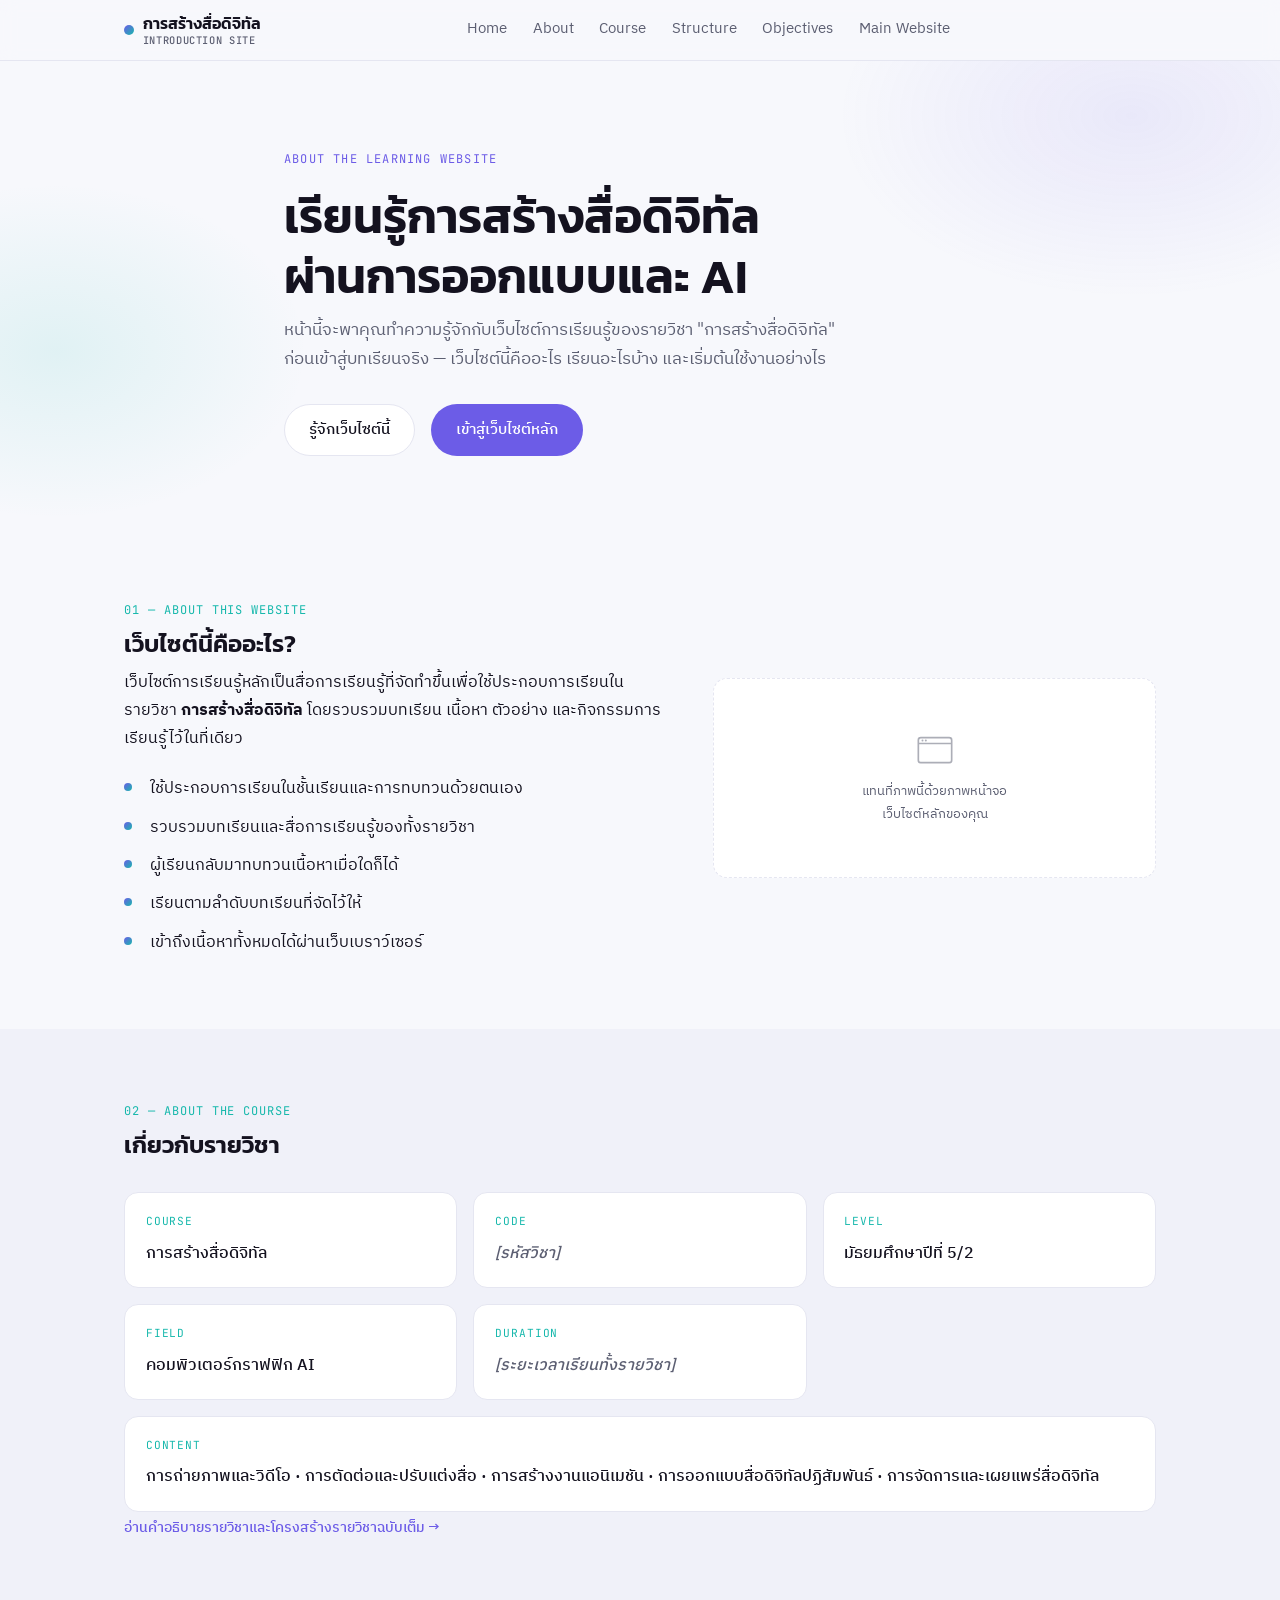
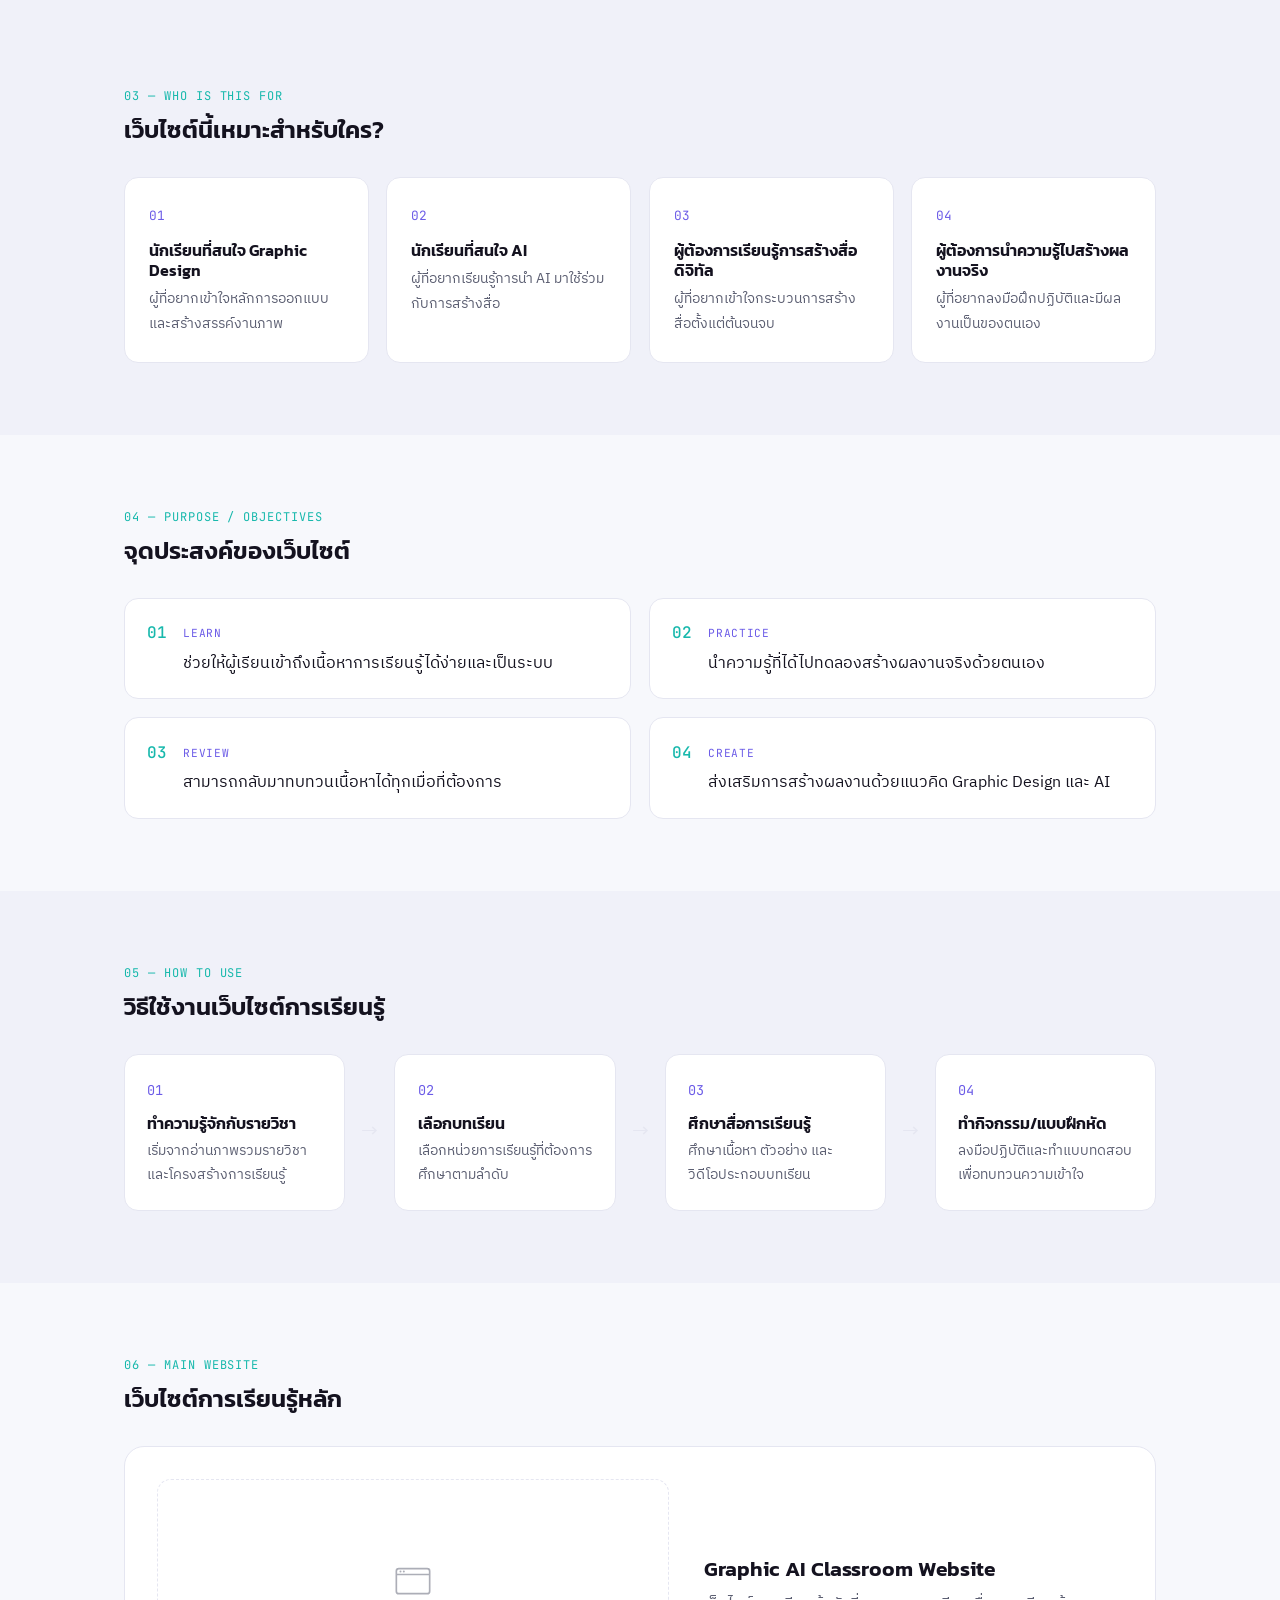
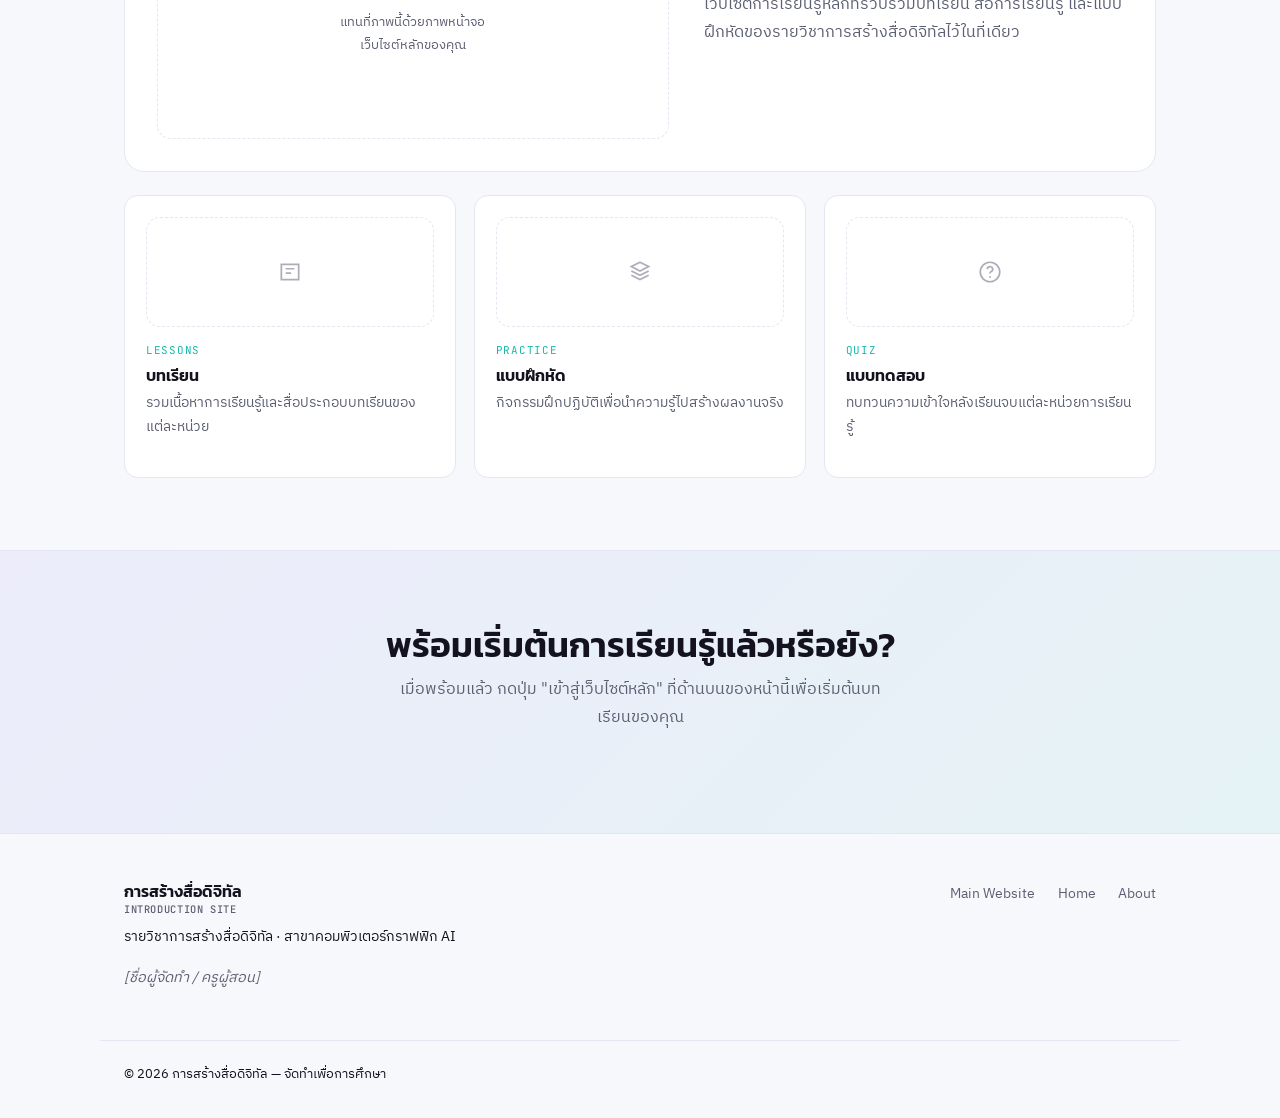
<file: index.html>
<!DOCTYPE html>
<html lang="th">
<head>
<meta charset="UTF-8">
<meta name="viewport" content="width=device-width, initial-scale=1.0">
<title>รู้จักเว็บไซต์การเรียนรู้ | การสร้างสื่อดิจิทัล</title>
<meta name="description" content="หน้าแนะนำเว็บไซต์การเรียนรู้รายวิชาการสร้างสื่อดิจิทัล สาขาคอมพิวเตอร์กราฟฟิก AI">
<link rel="preconnect" href="https://fonts.googleapis.com">
<link rel="preconnect" href="https://fonts.gstatic.com" crossorigin>
<link href="https://fonts.googleapis.com/css2?family=Kanit:wght@500;600;700&family=IBM+Plex+Sans+Thai:wght@300;400;500;600&family=JetBrains+Mono:wght@500&display=swap" rel="stylesheet">
<link rel="stylesheet" href="style.css">
</head>
<body>
<a class="skip-link" href="#main">ข้ามไปเนื้อหาหลัก</a>

<!-- =====================================
     MAIN WEBSITE URL
     เปลี่ยน URL ทั้งหมดในไฟล์นี้ที่เขียนว่า YOUR_MAIN_WEBSITE_URL เมื่อพร้อมใช้งานจริง
===================================== -->

<header class="nav" id="top">
  <div class="nav-inner">
    <a class="brand" href="#top">
      <span class="brand-dot" aria-hidden="true"></span>
      <span class="brand-text">การสร้างสื่อดิจิทัล<small>Introduction Site</small></span>
    </a>

    <nav class="nav-links" id="navLinks" aria-label="เมนูหลัก">
      <a href="#top">Home</a>
      <a href="#about">About</a>
      <a href="#course">Course</a>
      <a href="course-description.html">Structure</a>
      <a href="#objectives">Objectives</a>
      <a href="#preview">Main Website</a>
    </nav>

    <div class="nav-actions">
      <button class="nav-toggle" id="navToggle" aria-label="เปิดเมนู" aria-expanded="false" aria-controls="navLinks">
        <span></span><span></span><span></span>
      </button>
    </div>
  </div>
</header>

<main id="main">

  <!-- HERO -->
  <section class="hero" aria-labelledby="hero-title">
    <div class="hero-deco" aria-hidden="true"></div>
    <div class="wrap hero-grid">
      <div>
        <p class="eyebrow">about the learning website</p>
        <h1 id="hero-title">เรียนรู้การสร้างสื่อดิจิทัล<br>ผ่านการออกแบบและ AI</h1>
        <p class="lede">หน้านี้จะพาคุณทำความรู้จักกับเว็บไซต์การเรียนรู้ของรายวิชา "การสร้างสื่อดิจิทัล" ก่อนเข้าสู่บทเรียนจริง — เว็บไซต์นี้คืออะไร เรียนอะไรบ้าง และเริ่มต้นใช้งานอย่างไร</p>
        <div class="btn-row">
          <a class="btn btn-outline" href="#about">รู้จักเว็บไซต์นี้</a>
          <!-- MAIN WEBSITE HREF: ใส่ URL เว็บไซต์หลักตรงนี้ -->
          <a class="btn btn-primary" href="https://sauttisin-sys.github.io/website-Classroom/">เข้าสู่เว็บไซต์หลัก</a>
        </div>
      </div>
    </div>
  </section>

  <!-- ABOUT THIS WEBSITE -->
  <section class="section" id="about" aria-labelledby="about-title">
    <div class="wrap two-col">
      <div>
        <p class="section-tag">01 — about this website</p>
        <h2 id="about-title">เว็บไซต์นี้คืออะไร?</h2>
        <p>เว็บไซต์การเรียนรู้หลักเป็นสื่อการเรียนรู้ที่จัดทำขึ้นเพื่อใช้ประกอบการเรียนในรายวิชา <strong>การสร้างสื่อดิจิทัล</strong> โดยรวบรวมบทเรียน เนื้อหา ตัวอย่าง และกิจกรรมการเรียนรู้ไว้ในที่เดียว</p>
        <ul class="check-list">
          <li>ใช้ประกอบการเรียนในชั้นเรียนและการทบทวนด้วยตนเอง</li>
          <li>รวบรวมบทเรียนและสื่อการเรียนรู้ของทั้งรายวิชา</li>
          <li>ผู้เรียนกลับมาทบทวนเนื้อหาเมื่อใดก็ได้</li>
          <li>เรียนตามลำดับบทเรียนที่จัดไว้ให้</li>
          <li>เข้าถึงเนื้อหาทั้งหมดได้ผ่านเว็บเบราว์เซอร์</li>
        </ul>
      </div>
      <div class="preview-card">
        <div class="image-placeholder">
          <!-- WEBSITE PREVIEW IMAGE
               ใส่ภาพ Screenshot ของเว็บไซต์หลักตรงนี้ -->
          <svg viewBox="0 0 48 48" fill="none" aria-hidden="true"><rect x="4" y="8" width="40" height="30" rx="3" stroke="currentColor" stroke-width="2"/><path d="M4 15h40" stroke="currentColor" stroke-width="2"/><circle cx="9" cy="11.5" r="1.2" fill="currentColor"/><circle cx="13" cy="11.5" r="1.2" fill="currentColor"/></svg>
          <span>แทนที่ภาพนี้ด้วยภาพหน้าจอเว็บไซต์หลักของคุณ</span>
        </div>
      </div>
    </div>
  </section>

  <!-- ABOUT THE COURSE -->
  <section class="section alt" id="course" aria-labelledby="course-title">
    <div class="wrap">
      <p class="section-tag">02 — about the course</p>
      <h2 id="course-title">เกี่ยวกับรายวิชา</h2>
      <div class="info-grid">
        <div class="info-card"><span class="info-label">course</span><span class="info-value">การสร้างสื่อดิจิทัล</span></div>
        <div class="info-card"><span class="info-label">code</span><span class="info-value placeholder">[รหัสวิชา]</span></div>
        <div class="info-card"><span class="info-label">level</span><span class="info-value">มัธยมศึกษาปีที่ 5/2</span></div>
        <div class="info-card"><span class="info-label">field</span><span class="info-value">คอมพิวเตอร์กราฟฟิก AI</span></div>
        <div class="info-card"><span class="info-label">duration</span><span class="info-value placeholder">[ระยะเวลาเรียนทั้งรายวิชา]</span></div>
        <div class="info-card wide"><span class="info-label">content</span><span class="info-value">การถ่ายภาพและวิดีโอ · การตัดต่อและปรับแต่งสื่อ · การสร้างงานแอนิเมชัน · การออกแบบสื่อดิจิทัลปฏิสัมพันธ์ · การจัดการและเผยแพร่สื่อดิจิทัล</span></div>
      </div>
      <a class="feature-link" href="course-description.html">อ่านคำอธิบายรายวิชาและโครงสร้างรายวิชาฉบับเต็ม →</a>
    </div>
  </section>

  <!-- TARGET AUDIENCE -->
  <section class="section alt" id="audience" aria-labelledby="audience-title">
    <div class="wrap">
      <p class="section-tag">03 — who is this for</p>
      <h2 id="audience-title">เว็บไซต์นี้เหมาะสำหรับใคร?</h2>
      <div class="card-grid">
        <div class="plain-card"><span class="card-num">01</span><h3>นักเรียนที่สนใจ Graphic Design</h3><p>ผู้ที่อยากเข้าใจหลักการออกแบบและสร้างสรรค์งานภาพ</p></div>
        <div class="plain-card"><span class="card-num">02</span><h3>นักเรียนที่สนใจ AI</h3><p>ผู้ที่อยากเรียนรู้การนำ AI มาใช้ร่วมกับการสร้างสื่อ</p></div>
        <div class="plain-card"><span class="card-num">03</span><h3>ผู้ต้องการเรียนรู้การสร้างสื่อดิจิทัล</h3><p>ผู้ที่อยากเข้าใจกระบวนการสร้างสื่อตั้งแต่ต้นจนจบ</p></div>
        <div class="plain-card"><span class="card-num">04</span><h3>ผู้ต้องการนำความรู้ไปสร้างผลงานจริง</h3><p>ผู้ที่อยากลงมือฝึกปฏิบัติและมีผลงานเป็นของตนเอง</p></div>
      </div>
    </div>
  </section>

  <!-- PURPOSE / OBJECTIVES -->
  <section class="section" id="objectives" aria-labelledby="objectives-title">
    <div class="wrap">
      <p class="section-tag">04 — purpose / objectives</p>
      <h2 id="objectives-title">จุดประสงค์ของเว็บไซต์</h2>
      <div class="obj-grid">
        <div class="obj-item"><span class="obj-num">01</span><div><span class="obj-tag">learn</span><p>ช่วยให้ผู้เรียนเข้าถึงเนื้อหาการเรียนรู้ได้ง่ายและเป็นระบบ</p></div></div>
        <div class="obj-item"><span class="obj-num">02</span><div><span class="obj-tag">practice</span><p>นำความรู้ที่ได้ไปทดลองสร้างผลงานจริงด้วยตนเอง</p></div></div>
        <div class="obj-item"><span class="obj-num">03</span><div><span class="obj-tag">review</span><p>สามารถกลับมาทบทวนเนื้อหาได้ทุกเมื่อที่ต้องการ</p></div></div>
        <div class="obj-item"><span class="obj-num">04</span><div><span class="obj-tag">create</span><p>ส่งเสริมการสร้างผลงานด้วยแนวคิด Graphic Design และ AI</p></div></div>
      </div>
    </div>
  </section>

  <!-- HOW TO USE -->
  <section class="section alt" id="howto" aria-labelledby="howto-title">
    <div class="wrap">
      <p class="section-tag">05 — how to use</p>
      <h2 id="howto-title">วิธีใช้งานเว็บไซต์การเรียนรู้</h2>
      <div class="steps">
        <div class="step"><span class="step-num">01</span><h3>ทำความรู้จักกับรายวิชา</h3><p>เริ่มจากอ่านภาพรวมรายวิชาและโครงสร้างการเรียนรู้</p></div>
        <div class="step-arrow" aria-hidden="true">→</div>
        <div class="step"><span class="step-num">02</span><h3>เลือกบทเรียน</h3><p>เลือกหน่วยการเรียนรู้ที่ต้องการศึกษาตามลำดับ</p></div>
        <div class="step-arrow" aria-hidden="true">→</div>
        <div class="step"><span class="step-num">03</span><h3>ศึกษาสื่อการเรียนรู้</h3><p>ศึกษาเนื้อหา ตัวอย่าง และวิดีโอประกอบบทเรียน</p></div>
        <div class="step-arrow" aria-hidden="true">→</div>
        <div class="step"><span class="step-num">04</span><h3>ทำกิจกรรม/แบบฝึกหัด</h3><p>ลงมือปฏิบัติและทำแบบทดสอบเพื่อทบทวนความเข้าใจ</p></div>
      </div>
    </div>
  </section>

  <!-- MAIN WEBSITE PREVIEW -->
  <section class="section" id="preview" aria-labelledby="preview-title">
    <div class="wrap">
      <p class="section-tag">06 — main website</p>
      <h2 id="preview-title">เว็บไซต์การเรียนรู้หลัก</h2>

      <div class="main-preview">
        <div class="image-placeholder large">
          <!-- CHANGE IMAGE HERE:
               ใส่ภาพ Screenshot เว็บไซต์หลัก -->
          <svg viewBox="0 0 48 48" fill="none" aria-hidden="true"><rect x="4" y="8" width="40" height="30" rx="3" stroke="currentColor" stroke-width="2"/><path d="M4 15h40" stroke="currentColor" stroke-width="2"/><circle cx="9" cy="11.5" r="1.2" fill="currentColor"/><circle cx="13" cy="11.5" r="1.2" fill="currentColor"/></svg>
          <span>แทนที่ภาพนี้ด้วยภาพหน้าจอเว็บไซต์หลักของคุณ</span>
        </div>
        <div class="main-preview-body">
          <h3>Graphic AI Classroom Website</h3>
          <p>เว็บไซต์การเรียนรู้หลักที่รวบรวมบทเรียน สื่อการเรียนรู้ และแบบฝึกหัดของรายวิชาการสร้างสื่อดิจิทัลไว้ในที่เดียว</p>
        </div>
      </div>

      <div class="feature-grid">
        <div class="feature-card">
          <div class="image-placeholder small"><!-- HREF PLACEHOLDER: ใส่ภาพตัวอย่างส่วนบทเรียน --><svg viewBox="0 0 24 24" fill="none" aria-hidden="true"><path d="M4 5h16v14H4z" stroke="currentColor" stroke-width="1.6"/><path d="M8 9h8M8 13h5" stroke="currentColor" stroke-width="1.6"/></svg></div>
          <span class="feature-label">lessons</span>
          <h4>บทเรียน</h4>
          <p>รวมเนื้อหาการเรียนรู้และสื่อประกอบบทเรียนของแต่ละหน่วย</p>
        </div>
        <div class="feature-card">
          <div class="image-placeholder small"><!-- HREF PLACEHOLDER: ใส่ภาพตัวอย่างส่วนแบบฝึกหัด --><svg viewBox="0 0 24 24" fill="none" aria-hidden="true"><path d="M12 3l8 4-8 4-8-4 8-4Z" stroke="currentColor" stroke-width="1.6"/><path d="M4 11l8 4 8-4M4 15l8 4 8-4" stroke="currentColor" stroke-width="1.6"/></svg></div>
          <span class="feature-label">practice</span>
          <h4>แบบฝึกหัด</h4>
          <p>กิจกรรมฝึกปฏิบัติเพื่อนำความรู้ไปสร้างผลงานจริง</p>
        </div>
        <div class="feature-card">
          <div class="image-placeholder small"><!-- HREF PLACEHOLDER: ใส่ภาพตัวอย่างส่วนแบบทดสอบ --><svg viewBox="0 0 24 24" fill="none" aria-hidden="true"><circle cx="12" cy="12" r="9" stroke="currentColor" stroke-width="1.6"/><path d="M9.5 9.5a2.5 2.5 0 1 1 3.4 2.3c-.7.3-1 .8-1 1.5" stroke="currentColor" stroke-width="1.6"/><circle cx="12" cy="16.7" r=".9" fill="currentColor"/></svg></div>
          <span class="feature-label">quiz</span>
          <h4>แบบทดสอบ</h4>
          <p>ทบทวนความเข้าใจหลังเรียนจบแต่ละหน่วยการเรียนรู้</p>
        </div>
      </div>
    </div>
  </section>

  <!-- FINAL CTA -->
  <section class="cta" aria-labelledby="cta-title">
    <div class="wrap cta-inner">
      <h2 id="cta-title">พร้อมเริ่มต้นการเรียนรู้แล้วหรือยัง?</h2>
      <p>เมื่อพร้อมแล้ว กดปุ่ม "เข้าสู่เว็บไซต์หลัก" ที่ด้านบนของหน้านี้เพื่อเริ่มต้นบทเรียนของคุณ</p>
    </div>
  </section>

</main>

<footer class="footer">
  <div class="wrap footer-inner">
    <div>
      <div class="brand-text footer-brand">การสร้างสื่อดิจิทัล<small>Introduction Site</small></div>
      <p>รายวิชาการสร้างสื่อดิจิทัล · สาขาคอมพิวเตอร์กราฟฟิก AI</p>
      <p class="placeholder">[ชื่อผู้จัดทำ / ครูผู้สอน]</p>
    </div>
    <div class="footer-links">
      <!-- MAIN WEBSITE HREF: ใส่ URL เว็บไซต์หลักตรงนี้ -->
      <a href="https://sauttisin-sys.github.io/website-Classroom/">Main Website</a>
      <a href="#top">Home</a>
      <a href="#about">About</a>
    </div>
  </div>
  <div class="wrap">
    <p class="copyright">© <span id="year"></span> การสร้างสื่อดิจิทัล — จัดทำเพื่อการศึกษา</p>
  </div>
</footer>

<script src="script.js"></script>
</body>
</html>
</file>
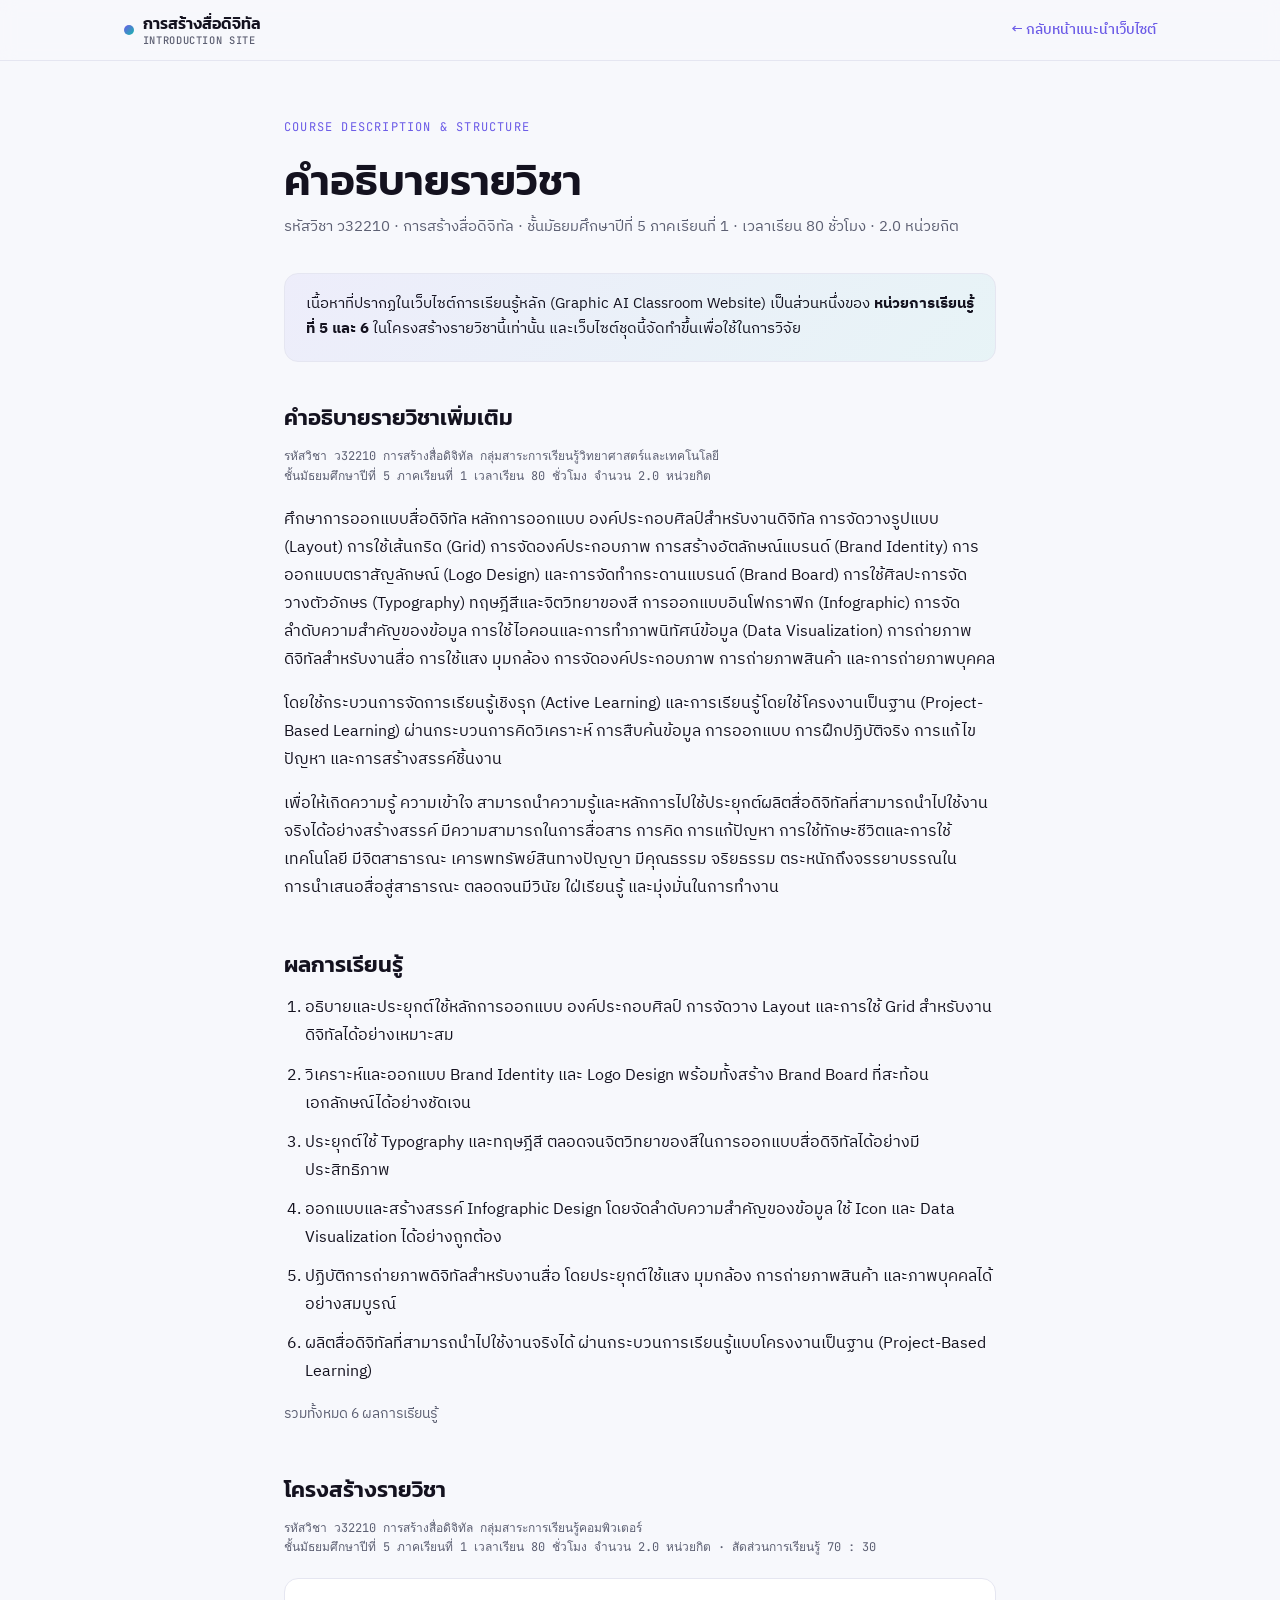
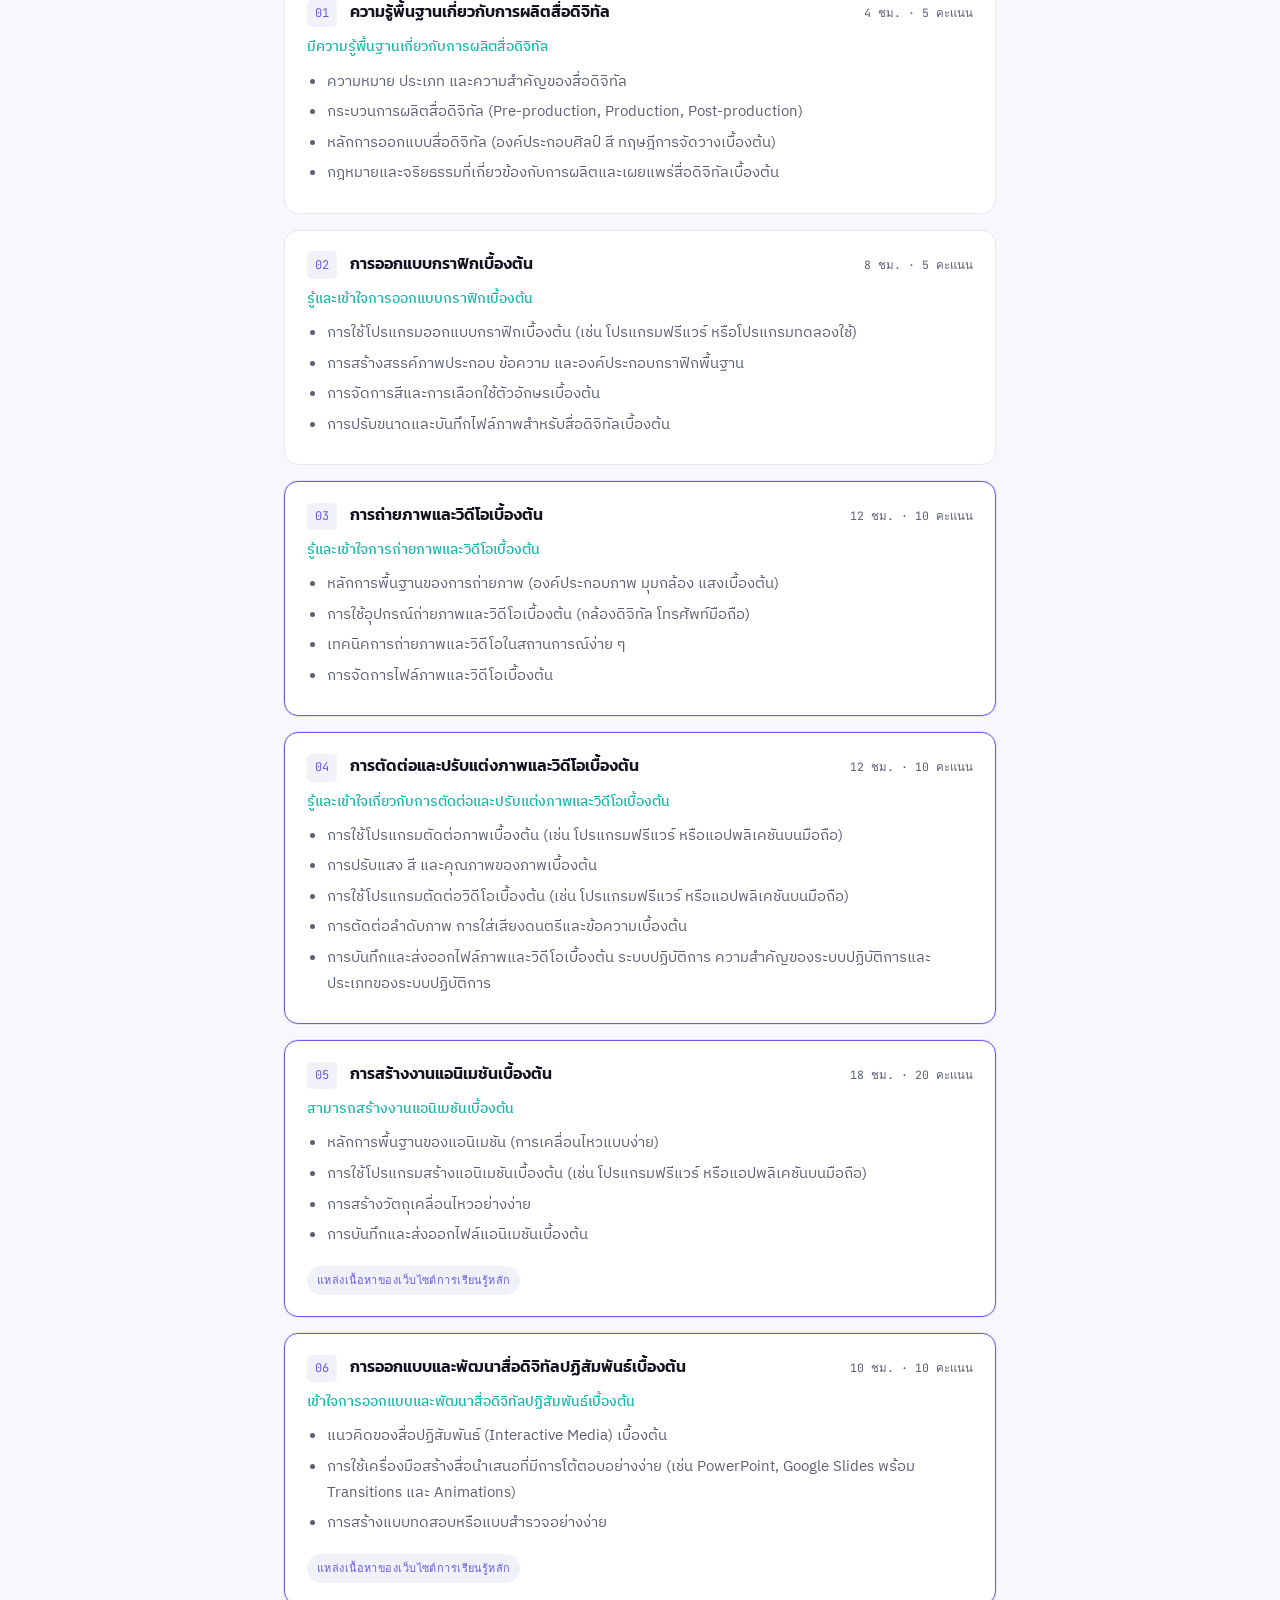
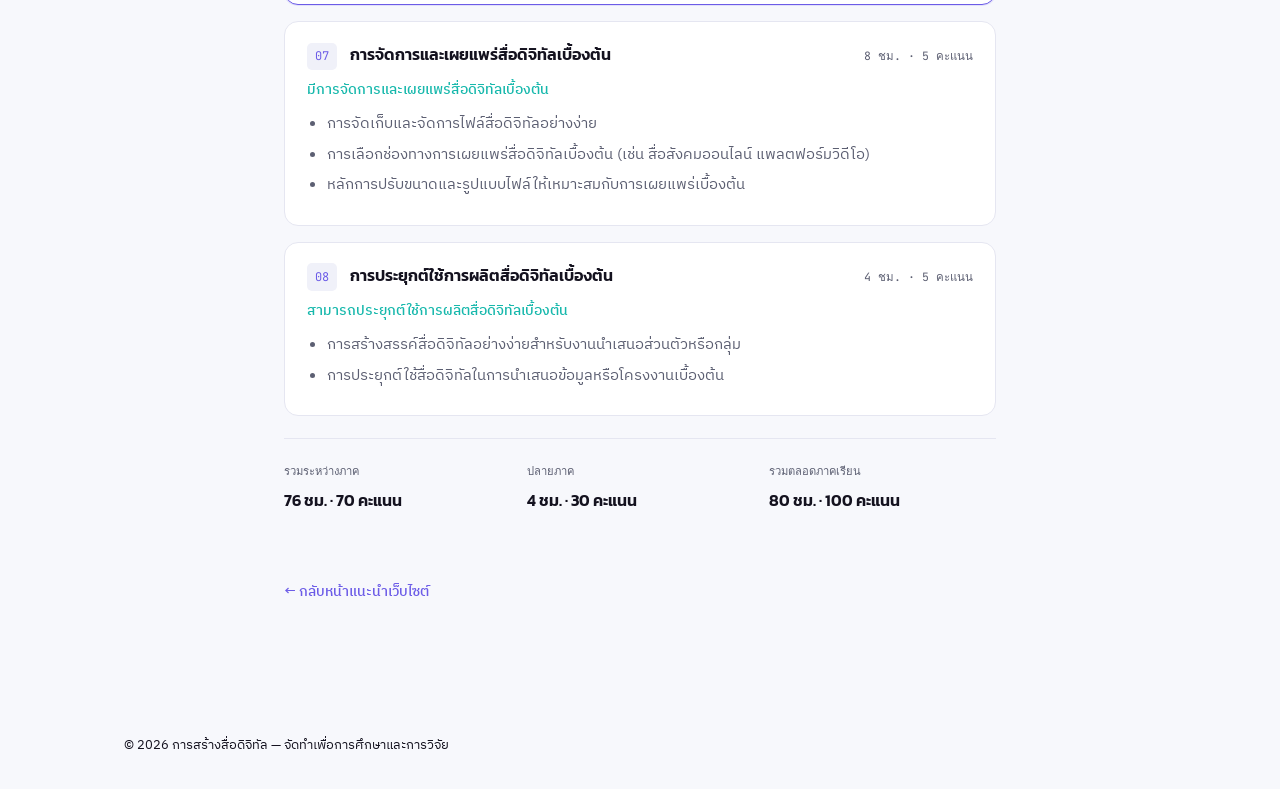
<file: course-description.html>
<!DOCTYPE html>
<html lang="th">
<head>
<meta charset="UTF-8">
<meta name="viewport" content="width=device-width, initial-scale=1.0">
<title>คำอธิบายรายวิชา | การสร้างสื่อดิจิทัล</title>
<meta name="description" content="คำอธิบายรายวิชาและโครงสร้างรายวิชา การสร้างสื่อดิจิทัล ว32210">
<link rel="preconnect" href="https://fonts.googleapis.com">
<link rel="preconnect" href="https://fonts.gstatic.com" crossorigin>
<link href="https://fonts.googleapis.com/css2?family=Kanit:wght@500;600;700&family=IBM+Plex+Sans+Thai:wght@300;400;500;600&family=JetBrains+Mono:wght@500&display=swap" rel="stylesheet">
<link rel="stylesheet" href="style.css">
</head>
<body>
<a class="skip-link" href="#doc-main">ข้ามไปเนื้อหาหลัก</a>

<header class="nav">
  <div class="nav-inner">
    <a class="brand" href="index.html">
      <span class="brand-dot" aria-hidden="true"></span>
      <span class="brand-text">การสร้างสื่อดิจิทัล<small>Introduction Site</small></span>
    </a>
    <a class="back-link" href="index.html">← กลับหน้าแนะนำเว็บไซต์</a>
  </div>
</header>

<main id="doc-main" class="doc">
  <div class="wrap doc-wrap">

    <p class="eyebrow">course description &amp; structure</p>
    <h1>คำอธิบายรายวิชา</h1>
    <p class="doc-meta">รหัสวิชา ว32210 · การสร้างสื่อดิจิทัล · ชั้นมัธยมศึกษาปีที่ 5 ภาคเรียนที่ 1 · เวลาเรียน 80 ชั่วโมง · 2.0 หน่วยกิต</p>

    <div class="note-box">
      เนื้อหาที่ปรากฏในเว็บไซต์การเรียนรู้หลัก (Graphic AI Classroom Website) เป็นส่วนหนึ่งของ <strong>หน่วยการเรียนรู้ที่ 5 และ 6</strong> ในโครงสร้างรายวิชานี้เท่านั้น และเว็บไซต์ชุดนี้จัดทำขึ้นเพื่อใช้ในการวิจัย
    </div>

    <section class="doc-section" aria-labelledby="desc-title">
      <h2 id="desc-title">คำอธิบายรายวิชาเพิ่มเติม</h2>
      <p class="doc-tag">รหัสวิชา ว32210 การสร้างสื่อดิจิทัล กลุ่มสาระการเรียนรู้วิทยาศาสตร์และเทคโนโลยี<br>ชั้นมัธยมศึกษาปีที่ 5 ภาคเรียนที่ 1 เวลาเรียน 80 ชั่วโมง จำนวน 2.0 หน่วยกิต</p>

      <p>ศึกษาการออกแบบสื่อดิจิทัล หลักการออกแบบ องค์ประกอบศิลป์สำหรับงานดิจิทัล การจัดวางรูปแบบ (Layout) การใช้เส้นกริด (Grid) การจัดองค์ประกอบภาพ การสร้างอัตลักษณ์แบรนด์ (Brand Identity) การออกแบบตราสัญลักษณ์ (Logo Design) และการจัดทำกระดานแบรนด์ (Brand Board) การใช้ศิลปะการจัดวางตัวอักษร (Typography) ทฤษฎีสีและจิตวิทยาของสี การออกแบบอินโฟกราฟิก (Infographic) การจัดลำดับความสำคัญของข้อมูล การใช้ไอคอนและการทำภาพนิทัศน์ข้อมูล (Data Visualization) การถ่ายภาพดิจิทัลสำหรับงานสื่อ การใช้แสง มุมกล้อง การจัดองค์ประกอบภาพ การถ่ายภาพสินค้า และการถ่ายภาพบุคคล</p>

      <p>โดยใช้กระบวนการจัดการเรียนรู้เชิงรุก (Active Learning) และการเรียนรู้โดยใช้โครงงานเป็นฐาน (Project-Based Learning) ผ่านกระบวนการคิดวิเคราะห์ การสืบค้นข้อมูล การออกแบบ การฝึกปฏิบัติจริง การแก้ไขปัญหา และการสร้างสรรค์ชิ้นงาน</p>

      <p>เพื่อให้เกิดความรู้ ความเข้าใจ สามารถนำความรู้และหลักการไปใช้ประยุกต์ผลิตสื่อดิจิทัลที่สามารถนำไปใช้งานจริงได้อย่างสร้างสรรค์ มีความสามารถในการสื่อสาร การคิด การแก้ปัญหา การใช้ทักษะชีวิตและการใช้เทคโนโลยี มีจิตสาธารณะ เคารพทรัพย์สินทางปัญญา มีคุณธรรม จริยธรรม ตระหนักถึงจรรยาบรรณในการนำเสนอสื่อสู่สาธารณะ ตลอดจนมีวินัย ใฝ่เรียนรู้ และมุ่งมั่นในการทำงาน</p>
    </section>

    <section class="doc-section" aria-labelledby="lo-title">
      <h2 id="lo-title">ผลการเรียนรู้</h2>
      <ol class="doc-lo-list">
        <li>อธิบายและประยุกต์ใช้หลักการออกแบบ องค์ประกอบศิลป์ การจัดวาง Layout และการใช้ Grid สำหรับงานดิจิทัลได้อย่างเหมาะสม</li>
        <li>วิเคราะห์และออกแบบ Brand Identity และ Logo Design พร้อมทั้งสร้าง Brand Board ที่สะท้อนเอกลักษณ์ได้อย่างชัดเจน</li>
        <li>ประยุกต์ใช้ Typography และทฤษฎีสี ตลอดจนจิตวิทยาของสีในการออกแบบสื่อดิจิทัลได้อย่างมีประสิทธิภาพ</li>
        <li>ออกแบบและสร้างสรรค์ Infographic Design โดยจัดลำดับความสำคัญของข้อมูล ใช้ Icon และ Data Visualization ได้อย่างถูกต้อง</li>
        <li>ปฏิบัติการถ่ายภาพดิจิทัลสำหรับงานสื่อ โดยประยุกต์ใช้แสง มุมกล้อง การถ่ายภาพสินค้า และภาพบุคคลได้อย่างสมบูรณ์</li>
        <li>ผลิตสื่อดิจิทัลที่สามารถนำไปใช้งานจริงได้ ผ่านกระบวนการเรียนรู้แบบโครงงานเป็นฐาน (Project-Based Learning)</li>
      </ol>
      <p class="doc-total-note">รวมทั้งหมด 6 ผลการเรียนรู้</p>
    </section>

    <section class="doc-section" aria-labelledby="structure-title">
      <h2 id="structure-title">โครงสร้างรายวิชา</h2>
      <p class="doc-tag">รหัสวิชา ว32210 การสร้างสื่อดิจิทัล กลุ่มสาระการเรียนรู้คอมพิวเตอร์<br>ชั้นมัธยมศึกษาปีที่ 5 ภาคเรียนที่ 1 เวลาเรียน 80 ชั่วโมง จำนวน 2.0 หน่วยกิต · สัดส่วนการเรียนรู้ 70 : 30</p>

      <div class="unit-doc">
        <div class="unit-doc-head"><span class="unit-doc-num">01</span><h3>ความรู้พื้นฐานเกี่ยวกับการผลิตสื่อดิจิทัล</h3><span class="unit-doc-meta">4 ชม. · 5 คะแนน</span></div>
        <p class="unit-doc-lo">มีความรู้พื้นฐานเกี่ยวกับการผลิตสื่อดิจิทัล</p>
        <ul>
          <li>ความหมาย ประเภท และความสำคัญของสื่อดิจิทัล</li>
          <li>กระบวนการผลิตสื่อดิจิทัล (Pre-production, Production, Post-production)</li>
          <li>หลักการออกแบบสื่อดิจิทัล (องค์ประกอบศิลป์ สี ทฤษฎีการจัดวางเบื้องต้น)</li>
          <li>กฎหมายและจริยธรรมที่เกี่ยวข้องกับการผลิตและเผยแพร่สื่อดิจิทัลเบื้องต้น</li>
        </ul>
      </div>

      <div class="unit-doc">
        <div class="unit-doc-head"><span class="unit-doc-num">02</span><h3>การออกแบบกราฟิกเบื้องต้น</h3><span class="unit-doc-meta">8 ชม. · 5 คะแนน</span></div>
        <p class="unit-doc-lo">รู้และเข้าใจการออกแบบกราฟิกเบื้องต้น</p>
        <ul>
          <li>การใช้โปรแกรมออกแบบกราฟิกเบื้องต้น (เช่น โปรแกรมฟรีแวร์ หรือโปรแกรมทดลองใช้)</li>
          <li>การสร้างสรรค์ภาพประกอบ ข้อความ และองค์ประกอบกราฟิกพื้นฐาน</li>
          <li>การจัดการสีและการเลือกใช้ตัวอักษรเบื้องต้น</li>
          <li>การปรับขนาดและบันทึกไฟล์ภาพสำหรับสื่อดิจิทัลเบื้องต้น</li>
        </ul>
      </div>

      <div class="unit-doc highlight">
        <div class="unit-doc-head"><span class="unit-doc-num">03</span><h3>การถ่ายภาพและวิดีโอเบื้องต้น</h3><span class="unit-doc-meta">12 ชม. · 10 คะแนน</span></div>
        <p class="unit-doc-lo">รู้และเข้าใจการถ่ายภาพและวิดีโอเบื้องต้น</p>
        <ul>
          <li>หลักการพื้นฐานของการถ่ายภาพ (องค์ประกอบภาพ มุมกล้อง แสงเบื้องต้น)</li>
          <li>การใช้อุปกรณ์ถ่ายภาพและวิดีโอเบื้องต้น (กล้องดิจิทัล โทรศัพท์มือถือ)</li>
          <li>เทคนิคการถ่ายภาพและวิดีโอในสถานการณ์ง่าย ๆ</li>
          <li>การจัดการไฟล์ภาพและวิดีโอเบื้องต้น</li>
        </ul>
      </div>

      <div class="unit-doc highlight">
        <div class="unit-doc-head"><span class="unit-doc-num">04</span><h3>การตัดต่อและปรับแต่งภาพและวิดีโอเบื้องต้น</h3><span class="unit-doc-meta">12 ชม. · 10 คะแนน</span></div>
        <p class="unit-doc-lo">รู้และเข้าใจเกี่ยวกับการตัดต่อและปรับแต่งภาพและวิดีโอเบื้องต้น</p>
        <ul>
          <li>การใช้โปรแกรมตัดต่อภาพเบื้องต้น (เช่น โปรแกรมฟรีแวร์ หรือแอปพลิเคชันบนมือถือ)</li>
          <li>การปรับแสง สี และคุณภาพของภาพเบื้องต้น</li>
          <li>การใช้โปรแกรมตัดต่อวิดีโอเบื้องต้น (เช่น โปรแกรมฟรีแวร์ หรือแอปพลิเคชันบนมือถือ)</li>
          <li>การตัดต่อลำดับภาพ การใส่เสียงดนตรีและข้อความเบื้องต้น</li>
          <li>การบันทึกและส่งออกไฟล์ภาพและวิดีโอเบื้องต้น ระบบปฏิบัติการ ความสำคัญของระบบปฏิบัติการและประเภทของระบบปฏิบัติการ</li>
        </ul>
      </div>

      <div class="unit-doc highlight">
        <div class="unit-doc-head"><span class="unit-doc-num">05</span><h3>การสร้างงานแอนิเมชันเบื้องต้น</h3><span class="unit-doc-meta">18 ชม. · 20 คะแนน</span></div>
        <p class="unit-doc-lo">สามารถสร้างงานแอนิเมชันเบื้องต้น</p>
        <ul>
          <li>หลักการพื้นฐานของแอนิเมชัน (การเคลื่อนไหวแบบง่าย)</li>
          <li>การใช้โปรแกรมสร้างแอนิเมชันเบื้องต้น (เช่น โปรแกรมฟรีแวร์ หรือแอปพลิเคชันบนมือถือ)</li>
          <li>การสร้างวัตถุเคลื่อนไหวอย่างง่าย</li>
          <li>การบันทึกและส่งออกไฟล์แอนิเมชันเบื้องต้น</li>
        </ul>
        <span class="unit-doc-flag">แหล่งเนื้อหาของเว็บไซต์การเรียนรู้หลัก</span>
      </div>

      <div class="unit-doc highlight">
        <div class="unit-doc-head"><span class="unit-doc-num">06</span><h3>การออกแบบและพัฒนาสื่อดิจิทัลปฏิสัมพันธ์เบื้องต้น</h3><span class="unit-doc-meta">10 ชม. · 10 คะแนน</span></div>
        <p class="unit-doc-lo">เข้าใจการออกแบบและพัฒนาสื่อดิจิทัลปฏิสัมพันธ์เบื้องต้น</p>
        <ul>
          <li>แนวคิดของสื่อปฏิสัมพันธ์ (Interactive Media) เบื้องต้น</li>
          <li>การใช้เครื่องมือสร้างสื่อนำเสนอที่มีการโต้ตอบอย่างง่าย (เช่น PowerPoint, Google Slides พร้อม Transitions และ Animations)</li>
          <li>การสร้างแบบทดสอบหรือแบบสำรวจอย่างง่าย</li>
        </ul>
        <span class="unit-doc-flag">แหล่งเนื้อหาของเว็บไซต์การเรียนรู้หลัก</span>
      </div>

      <div class="unit-doc">
        <div class="unit-doc-head"><span class="unit-doc-num">07</span><h3>การจัดการและเผยแพร่สื่อดิจิทัลเบื้องต้น</h3><span class="unit-doc-meta">8 ชม. · 5 คะแนน</span></div>
        <p class="unit-doc-lo">มีการจัดการและเผยแพร่สื่อดิจิทัลเบื้องต้น</p>
        <ul>
          <li>การจัดเก็บและจัดการไฟล์สื่อดิจิทัลอย่างง่าย</li>
          <li>การเลือกช่องทางการเผยแพร่สื่อดิจิทัลเบื้องต้น (เช่น สื่อสังคมออนไลน์ แพลตฟอร์มวิดีโอ)</li>
          <li>หลักการปรับขนาดและรูปแบบไฟล์ให้เหมาะสมกับการเผยแพร่เบื้องต้น</li>
        </ul>
      </div>

      <div class="unit-doc">
        <div class="unit-doc-head"><span class="unit-doc-num">08</span><h3>การประยุกต์ใช้การผลิตสื่อดิจิทัลเบื้องต้น</h3><span class="unit-doc-meta">4 ชม. · 5 คะแนน</span></div>
        <p class="unit-doc-lo">สามารถประยุกต์ใช้การผลิตสื่อดิจิทัลเบื้องต้น</p>
        <ul>
          <li>การสร้างสรรค์สื่อดิจิทัลอย่างง่ายสำหรับงานนำเสนอส่วนตัวหรือกลุ่ม</li>
          <li>การประยุกต์ใช้สื่อดิจิทัลในการนำเสนอข้อมูลหรือโครงงานเบื้องต้น</li>
        </ul>
      </div>

      <div class="doc-total">
        <div><span class="doc-total-label">รวมระหว่างภาค</span><span class="doc-total-value">76 ชม. · 70 คะแนน</span></div>
        <div><span class="doc-total-label">ปลายภาค</span><span class="doc-total-value">4 ชม. · 30 คะแนน</span></div>
        <div><span class="doc-total-label">รวมตลอดภาคเรียน</span><span class="doc-total-value">80 ชม. · 100 คะแนน</span></div>
      </div>
    </section>

    <a class="back-link back-link-bottom" href="index.html">← กลับหน้าแนะนำเว็บไซต์</a>
  </div>
</main>

<footer class="footer">
  <div class="wrap">
    <p class="copyright">© <span id="year"></span> การสร้างสื่อดิจิทัล — จัดทำเพื่อการศึกษาและการวิจัย</p>
  </div>
</footer>

<script src="script.js"></script>
</body>
</html>
</file>
<file: style.css>
:root{
  --bg:#F7F8FC;
  --surface:#FFFFFF;
  --surface-alt:#F0F1F9;
  --ink:#14121F;
  --muted:#5C5F72;
  --border:#E5E6F1;
  --violet:#6C5CE7;
  --violet-dark:#5645D6;
  --cyan:#17B8AC;
  --light-blue:#4FA8FF;
  --font-display:'Kanit', sans-serif;
  --font-body:'IBM Plex Sans Thai', sans-serif;
  --font-mono:'JetBrains Mono', monospace;
  --radius:14px;
}

*{box-sizing:border-box;}
html{scroll-behavior:smooth;}
body{
  margin:0;
  background:var(--bg);
  color:var(--ink);
  font-family:var(--font-body);
  line-height:1.75;
  -webkit-font-smoothing:antialiased;
  overflow-x:hidden;
}
h1,h2,h3,h4{font-family:var(--font-display); font-weight:600; margin:0 0 .6rem; line-height:1.25;}
p{margin:0 0 1rem; color:var(--ink);}
a{color:inherit;}
.wrap{max-width:1080px; margin:0 auto; padding:0 1.5rem;}
.placeholder{color:var(--muted); font-style:italic;}

.skip-link{
  position:absolute; left:-999px; top:0; background:var(--violet); color:#fff;
  padding:.6rem 1rem; z-index:200; border-radius:0 0 8px 0;
}
.skip-link:focus{left:0;}
:focus-visible{outline:2px solid var(--violet); outline-offset:3px;}

/* ---------- Nav ---------- */
.nav{
  position:sticky; top:0; z-index:100;
  background:rgba(247,248,252,.88); backdrop-filter:blur(8px);
  border-bottom:1px solid var(--border);
}
.nav-inner{
  max-width:1080px; margin:0 auto; padding:.85rem 1.5rem;
  display:flex; align-items:center; justify-content:space-between; gap:1rem;
}
.brand{display:flex; align-items:center; gap:.55rem; text-decoration:none; color:var(--ink);}
.brand-dot{
  width:10px; height:10px; border-radius:50%;
  background:linear-gradient(135deg,var(--violet),var(--cyan));
  flex:none;
}
.brand-text{font-family:var(--font-display); font-weight:600; font-size:1rem; line-height:1.2;}
.brand-text small{display:block; font-family:var(--font-mono); font-weight:500; font-size:.65rem; letter-spacing:.06em; color:var(--muted); text-transform:uppercase; margin-top:.1rem;}
.nav-links{display:flex; gap:1.6rem;}
.nav-links a{font-size:.92rem; text-decoration:none; color:var(--muted);}
.nav-links a:hover{color:var(--ink);}
.nav-actions{display:flex; align-items:center; gap:1rem;}
.nav-toggle{
  display:none; flex-direction:column; justify-content:center; gap:4px;
  width:36px; height:36px; border:1px solid var(--border); border-radius:8px;
  background:var(--surface); cursor:pointer; padding:0;
}
.nav-toggle span{width:16px; height:2px; background:var(--ink); margin:0 auto; transition:transform .2s ease, opacity .2s ease;}
.nav-toggle[aria-expanded="true"] span:nth-child(1){transform:translateY(6px) rotate(45deg);}
.nav-toggle[aria-expanded="true"] span:nth-child(2){opacity:0;}
.nav-toggle[aria-expanded="true"] span:nth-child(3){transform:translateY(-6px) rotate(-45deg);}

/* ---------- Buttons ---------- */
.btn{
  display:inline-flex; align-items:center; justify-content:center; gap:.4rem;
  font-family:var(--font-body); font-weight:500; font-size:.95rem;
  padding:.75rem 1.5rem; border-radius:999px; text-decoration:none;
  border:1px solid transparent; transition:transform .15s ease, box-shadow .15s ease;
  cursor:pointer;
}
.btn-primary{background:var(--violet); color:#fff;}
.btn-primary:hover{background:var(--violet-dark); transform:translateY(-1px);}
.btn-outline{border-color:var(--border); color:var(--ink); background:var(--surface);}
.btn-outline:hover{border-color:var(--violet); color:var(--violet);}
.btn-sm{padding:.5rem 1.1rem; font-size:.85rem;}
.btn-lg{padding:1rem 2.2rem; font-size:1.05rem;}
.btn-row{display:flex; gap:1rem; flex-wrap:wrap; margin-top:1.8rem;}

/* ---------- Hero ---------- */
.hero{position:relative; padding:5.5rem 0 4.5rem; overflow:hidden;}
.hero-deco{
  position:absolute; inset:-10% -10% auto -10%; height:120%;
  background:
    radial-gradient(420px 260px at 82% 18%, rgba(108,92,231,.10), transparent 70%),
    radial-gradient(360px 240px at 12% 60%, rgba(23,184,172,.10), transparent 70%);
  z-index:0; pointer-events:none;
}
.hero-grid{position:relative; z-index:1; max-width:760px;}
.eyebrow{
  font-family:var(--font-mono); font-size:.75rem; letter-spacing:.1em; text-transform:uppercase;
  color:var(--violet); margin:0 0 1rem;
}
.hero h1{font-size:clamp(2rem,5vw,3rem);}
.lede{color:var(--muted); font-size:1.05rem; max-width:56ch;}

/* ---------- Sections ---------- */
.section{padding:4.5rem 0;}
.section.alt{background:var(--surface-alt);}
.section-tag{
  font-family:var(--font-mono); font-size:.75rem; letter-spacing:.08em; text-transform:uppercase;
  color:var(--cyan); margin:0 0 .5rem;
}
.section-desc{color:var(--muted); max-width:64ch;}
.two-col{display:grid; grid-template-columns:1.1fr .9fr; gap:3rem; align-items:center;}

.check-list{list-style:none; margin:1.4rem 0 0; padding:0; display:grid; gap:.65rem;}
.check-list li{
  position:relative; padding-left:1.6rem; color:var(--ink);
}
.check-list li::before{
  content:''; position:absolute; left:0; top:.5rem; width:8px; height:8px; border-radius:50%;
  background:linear-gradient(135deg,var(--violet),var(--cyan));
}

/* ---------- Placeholders ---------- */
.image-placeholder{
  display:flex; flex-direction:column; align-items:center; justify-content:center; gap:.6rem;
  background:var(--surface); border:1.5px dashed var(--border); border-radius:var(--radius);
  color:var(--muted); text-align:center; padding:2rem 1.2rem; min-height:200px;
}
.image-placeholder svg{width:40px; height:40px; opacity:.5;}
.image-placeholder span{font-size:.82rem; max-width:22ch;}
.image-placeholder.large{min-height:260px;}
.image-placeholder.small{min-height:110px; padding:1.2rem;}
.image-placeholder.small svg{width:26px; height:26px;}
.preview-card{background:transparent;}

/* ---------- Info grid (course) ---------- */
.info-grid{display:grid; grid-template-columns:repeat(3,1fr); gap:1rem; margin-top:2rem;}
.info-card{
  background:var(--surface); border:1px solid var(--border); border-radius:var(--radius);
  padding:1.2rem 1.3rem;
}
.info-card.wide{grid-column:1 / -1;}
.info-label{
  display:block; font-family:var(--font-mono); font-size:.7rem; letter-spacing:.08em;
  text-transform:uppercase; color:var(--cyan); margin-bottom:.5rem;
}
.info-value{display:block; font-weight:500; font-size:1rem;}

/* ---------- Timeline ---------- */
.timeline{list-style:none; margin:2.2rem 0 0; padding:0; position:relative;}
.timeline::before{
  content:''; position:absolute; left:23px; top:8px; bottom:8px; width:2px;
  background:linear-gradient(180deg,var(--violet),var(--cyan));
}
.tl-item{display:flex; gap:1.4rem; padding:0 0 2rem; position:relative;}
.tl-item:last-child{padding-bottom:0;}
.tl-num{
  flex:none; width:48px; height:48px; border-radius:50%; background:var(--surface);
  border:2px solid var(--violet); color:var(--violet); font-family:var(--font-mono);
  font-weight:500; font-size:.85rem; display:flex; align-items:center; justify-content:center;
  z-index:1;
}
.tl-body h3{font-size:1.08rem; margin-bottom:.3rem;}
.tl-body p{color:var(--muted); margin:0;}
.tl-note{color:var(--muted); font-size:.85rem; margin-top:.5rem;}

/* ---------- Card grid (audience) ---------- */
.card-grid{display:grid; grid-template-columns:repeat(4,1fr); gap:1.1rem; margin-top:2rem;}
.plain-card{
  background:var(--surface); border:1px solid var(--border); border-radius:var(--radius);
  padding:1.5rem;
}
.card-num{font-family:var(--font-mono); font-size:.8rem; color:var(--violet);}
.plain-card h3{font-size:1.02rem; margin:.6rem 0 .4rem;}
.plain-card p{color:var(--muted); font-size:.9rem; margin:0;}

/* ---------- Objectives ---------- */
.obj-grid{display:grid; grid-template-columns:repeat(2,1fr); gap:1.1rem; margin-top:2rem;}
.obj-item{
  display:flex; gap:1rem; background:var(--surface); border:1px solid var(--border);
  border-radius:var(--radius); padding:1.3rem 1.4rem;
}
.obj-num{font-family:var(--font-mono); color:var(--cyan); font-weight:500; flex:none;}
.obj-tag{
  display:inline-block; font-family:var(--font-mono); font-size:.7rem; text-transform:uppercase;
  letter-spacing:.06em; color:var(--violet); margin-bottom:.35rem;
}
.obj-item p{margin:0; color:var(--ink);}

/* ---------- Steps ---------- */
.steps{display:flex; align-items:stretch; gap:1rem; margin-top:2rem; flex-wrap:wrap;}
.step{
  flex:1; min-width:190px; background:var(--surface); border:1px solid var(--border);
  border-radius:var(--radius); padding:1.4rem;
}
.step-num{font-family:var(--font-mono); color:var(--violet); font-size:.85rem;}
.step h3{font-size:1rem; margin:.5rem 0 .35rem;}
.step p{color:var(--muted); font-size:.88rem; margin:0;}
.step-arrow{
  display:flex; align-items:center; justify-content:center; color:var(--border);
  font-size:1.3rem; flex:none;
}

/* ---------- Main website preview ---------- */
.main-preview{
  display:grid; grid-template-columns:1.1fr .9fr; gap:2.2rem; align-items:center;
  background:var(--surface); border:1px solid var(--border); border-radius:20px;
  padding:2rem; margin-top:2rem;
}
.main-preview-body h3{font-size:1.3rem;}
.main-preview-body p{color:var(--muted);}
.feature-grid{display:grid; grid-template-columns:repeat(3,1fr); gap:1.1rem; margin-top:1.4rem;}
.feature-card{
  background:var(--surface); border:1px solid var(--border); border-radius:var(--radius);
  padding:1.3rem;
}
.feature-label{
  display:block; font-family:var(--font-mono); font-size:.68rem; text-transform:uppercase;
  letter-spacing:.07em; color:var(--cyan); margin:.9rem 0 .3rem;
}
.feature-card h4{font-size:1.02rem; margin:0 0 .35rem;}
.feature-card p{color:var(--muted); font-size:.88rem;}
.feature-link{
  display:inline-block; font-size:.88rem; font-weight:500; color:var(--violet);
  text-decoration:none; margin-top:.3rem;
}
.feature-link:hover{text-decoration:underline;}

/* ---------- CTA ---------- */
.cta{
  padding:4.5rem 0; text-align:center;
  background:linear-gradient(135deg, rgba(108,92,231,.08), rgba(23,184,172,.08));
  border-top:1px solid var(--border); border-bottom:1px solid var(--border);
}
.cta-inner{max-width:560px; margin:0 auto;}
.cta h2{font-size:clamp(1.6rem,4vw,2.2rem);}
.cta p{color:var(--muted); margin-bottom:1.8rem;}

/* ---------- Footer ---------- */
.footer{padding:3rem 0 2rem; color:var(--muted); font-size:.9rem;}
.footer-inner{
  display:flex; justify-content:space-between; gap:2rem; flex-wrap:wrap;
  border-bottom:1px solid var(--border); padding-bottom:2rem; margin-bottom:1.4rem;
}
.footer-brand{color:var(--ink); margin-bottom:.6rem;}
.footer-links{display:flex; gap:1.4rem; align-items:flex-start;}
.footer-links a{text-decoration:none; color:var(--muted);}
.footer-links a:hover{color:var(--violet);}
.copyright{font-size:.82rem; margin:0;}

/* ---------- Reveal on scroll ---------- */
.reveal{opacity:0; transform:translateY(16px); transition:opacity .5s ease, transform .5s ease;}
.reveal.is-visible{opacity:1; transform:none;}
@media (prefers-reduced-motion:reduce){
  html{scroll-behavior:auto;}
  .reveal{opacity:1; transform:none; transition:none;}
}

/* ---------- Course description page ---------- */
.back-link{
  font-size:.9rem; color:var(--violet); text-decoration:none; font-weight:500; white-space:nowrap;
}
.back-link:hover{text-decoration:underline;}
.doc{padding:3.5rem 0 5rem;}
.doc-wrap{max-width:760px;}
.doc h1{font-size:clamp(1.9rem,4.5vw,2.6rem); margin-bottom:.5rem;}
.doc-meta{color:var(--muted); font-size:.95rem; margin-bottom:2rem;}
.note-box{
  background:linear-gradient(135deg, rgba(108,92,231,.07), rgba(23,184,172,.07));
  border:1px solid var(--border); border-radius:var(--radius);
  padding:1.1rem 1.3rem; font-size:.92rem; color:var(--ink); margin-bottom:2.6rem;
}
.doc-section{margin-bottom:3rem;}
.doc-section h2{font-size:1.4rem; margin-bottom:1rem;}
.doc-tag{
  font-family:var(--font-mono); font-size:.75rem; color:var(--muted); line-height:1.6;
  margin-bottom:1.3rem;
}
.doc-lo-list{padding-left:1.3rem; display:grid; gap:.7rem; margin:0;}
.doc-lo-list li{color:var(--ink);}
.doc-total-note{color:var(--muted); font-size:.88rem; margin-top:1rem;}

.unit-doc{
  border:1px solid var(--border); border-radius:var(--radius); background:var(--surface);
  padding:1.3rem 1.4rem; margin-bottom:1rem;
}
.unit-doc.highlight{border-color:var(--violet); box-shadow:0 0 0 1px rgba(108,92,231,.15);}
.unit-doc-head{display:flex; align-items:baseline; gap:.8rem; flex-wrap:wrap; margin-bottom:.5rem;}
.unit-doc-num{
  font-family:var(--font-mono); font-size:.75rem; color:var(--violet); background:var(--surface-alt);
  border-radius:5px; padding:.2rem .5rem;
}
.unit-doc-head h3{font-size:1.02rem; margin:0; flex:1;}
.unit-doc-meta{font-family:var(--font-mono); font-size:.72rem; color:var(--muted); white-space:nowrap;}
.unit-doc-lo{color:var(--cyan); font-size:.88rem; font-weight:500; margin-bottom:.6rem;}
.unit-doc ul{margin:0; padding-left:1.2rem; color:var(--muted); font-size:.92rem;}
.unit-doc ul li{margin-bottom:.3rem;}
.unit-doc-flag{
  display:inline-block; margin-top:.8rem; font-family:var(--font-mono); font-size:.68rem;
  text-transform:uppercase; letter-spacing:.04em; color:var(--violet); background:var(--surface-alt);
  padding:.3rem .6rem; border-radius:999px;
}
.doc-total{
  display:flex; gap:1rem; flex-wrap:wrap; margin-top:1.4rem; padding-top:1.4rem;
  border-top:1px solid var(--border);
}
.doc-total > div{flex:1; min-width:150px;}
.doc-total-label{display:block; font-family:var(--font-mono); font-size:.7rem; text-transform:uppercase; color:var(--muted); margin-bottom:.3rem;}
.doc-total-value{font-weight:600; font-family:var(--font-display);}
.back-link-bottom{display:inline-block; margin-top:1rem;}

/* ---------- Responsive ---------- */
@media (max-width:920px){
  .two-col{grid-template-columns:1fr;}
  .main-preview{grid-template-columns:1fr;}
  .info-grid{grid-template-columns:repeat(2,1fr);}
  .card-grid{grid-template-columns:repeat(2,1fr);}
  .feature-grid{grid-template-columns:1fr;}
}
@media (max-width:760px){
  .nav-links{
    position:absolute; top:100%; left:0; right:0; background:var(--surface);
    border-bottom:1px solid var(--border); flex-direction:column; padding:1rem 1.5rem; gap:1rem;
    display:none;
  }
  .nav-links.open{display:flex;}
  .nav-toggle{display:flex;}
  .brand-text{font-size:.92rem;}
  .obj-grid{grid-template-columns:1fr;}
  .steps{flex-direction:column;}
  .step-arrow{transform:rotate(90deg); padding:.2rem 0;}
}
@media (max-width:560px){
  .info-grid,.card-grid{grid-template-columns:1fr;}
  .nav-actions .btn-sm{display:none;}
}
</file>
